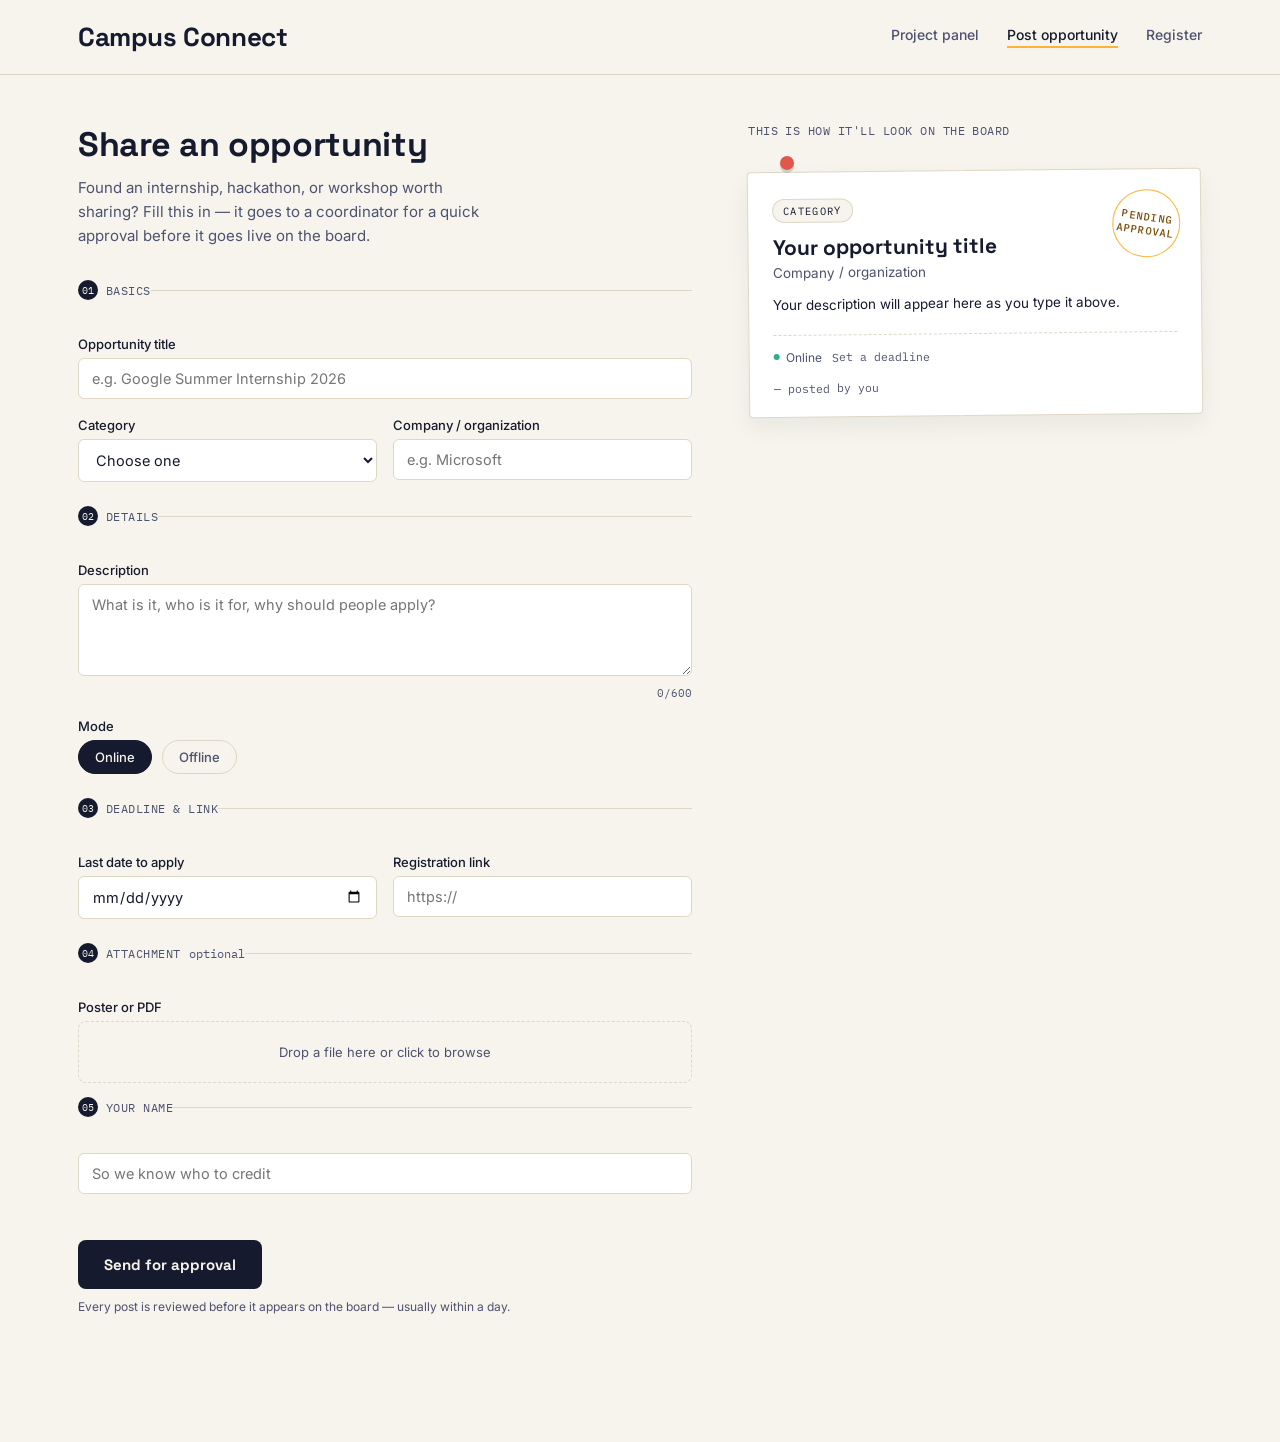
<file: index.html>
<!DOCTYPE html>
<html lang="en">
<head>
<meta charset="UTF-8">
<meta name="viewport" content="width=device-width, initial-scale=1.0">
<title>Post an opportunity — Campus Connect</title>
<link rel="preconnect" href="https://fonts.googleapis.com">
<link rel="preconnect" href="https://fonts.gstatic.com" crossorigin>
<link href="https://fonts.googleapis.com/css2?family=Space+Grotesk:wght@500;700&family=Inter:wght@400;500;600&family=IBM+Plex+Mono:wght@500&display=swap" rel="stylesheet">
<link rel="stylesheet" href="style.css">
</head>
<body>

<header class="topbar">
  <div class="topbar-inner">
    <a class="brand" href="project-panel.html">Campus Connect</a>
    <nav class="nav-links">
      <a href="project-panel.html">Project panel</a>
      <a href="index.html" class="active">Post opportunity</a>
      <a href="register.html">Register</a>
    </nav>
  </div>
</header>

<main class="layout">

  <!-- ============ LEFT: THE INTAKE FORM ============ -->
  <section class="intake" aria-labelledby="intake-heading">
    <h1 id="intake-heading">Share an opportunity</h1>
    <p class="lede">Found an internship, hackathon, or workshop worth sharing? Fill this in — it goes to a coordinator for a quick approval before it goes live on the board.</p>

    <form id="postForm" novalidate>

      <fieldset class="group">
        <legend><span class="step">01</span> Basics</legend>

        <label for="title">Opportunity title</label>
        <input type="text" id="title" name="title" maxlength="150" placeholder="e.g. Google Summer Internship 2026" required>

        <div class="row-2">
          <div>
            <label for="category">Category</label>
            <select id="category" name="category" required>
              <option value="" disabled selected>Choose one</option>
              <option>Internship</option>
              <option>Hackathon</option>
              <option>Coding Competition</option>
              <option>Workshop</option>
              <option>Webinar</option>
              <option>Certification</option>
              <option>Placement Drive</option>
              <option>Campus Event</option>
            </select>
          </div>
          <div>
            <label for="company">Company / organization</label>
            <input type="text" id="company" name="company" maxlength="150" placeholder="e.g. Microsoft" required>
          </div>
        </div>
      </fieldset>

      <fieldset class="group">
        <legend><span class="step">02</span> Details</legend>

        <label for="description">Description</label>
        <textarea id="description" name="description" rows="4" maxlength="600" placeholder="What is it, who is it for, why should people apply?" required></textarea>
        <span class="hint"><span id="charCount">0</span>/600</span>

        <label for="location">Mode</label>
        <div class="pillgroup" role="radiogroup" aria-labelledby="location">
          <input type="radio" id="loc-online" name="location" value="Online" checked>
          <label class="pill" for="loc-online">Online</label>
          <input type="radio" id="loc-offline" name="location" value="Offline">
          <label class="pill" for="loc-offline">Offline</label>
        </div>
      </fieldset>

      <fieldset class="group">
        <legend><span class="step">03</span> Deadline &amp; link</legend>

        <div class="row-2">
          <div>
            <label for="lastDate">Last date to apply</label>
            <input type="date" id="lastDate" name="last_date" required>
          </div>
          <div>
            <label for="regLink">Registration link</label>
            <input type="url" id="regLink" name="registration_link" placeholder="https://" required>
          </div>
        </div>
      </fieldset>

      <fieldset class="group">
        <legend><span class="step">04</span> Attachment <span class="optional">optional</span></legend>

        <label for="poster">Poster or PDF</label>
        <div class="filedrop" id="filedrop">
          <input type="file" id="poster" name="poster" accept="image/*,.pdf">
          <span id="fileLabel">Drop a file here or click to browse</span>
        </div>
      </fieldset>

      <fieldset class="group">
        <legend><span class="step">05</span> Your name</legend>
        <input type="text" id="postedBy" name="posted_by" maxlength="100" placeholder="So we know who to credit" required>
        <input type="hidden" id="postedByRole" name="posted_by_role" value="student">
      </fieldset>

      <button type="submit" class="submit-btn" id="submitBtn">
        <span>Send for approval</span>
      </button>
      <p class="form-footnote">Every post is reviewed before it appears on the board — usually within a day.</p>
      <div id="formMessage" class="form-message" role="status" aria-live="polite"></div>
    </form>
  </section>

  <!-- ============ RIGHT: LIVE PINNED PREVIEW ============ -->
  <aside class="preview-rail" aria-label="Live preview of your post">
    <p class="rail-caption">This is how it'll look on the board</p>

    <div class="card-wrap">
      <div class="pin" aria-hidden="true"></div>
      <article class="notice-card" id="previewCard">
        <div class="stamp" id="stamp">Pending<br>approval</div>

        <span class="chip category-chip" id="pCategory">Category</span>
        <h2 id="pTitle">Your opportunity title</h2>
        <p class="p-company" id="pCompany">Company / organization</p>
        <p class="p-desc" id="pDesc">Your description will appear here as you type it above.</p>

        <div class="meta-row">
          <span class="meta-item" id="pLocation"><i class="dot"></i>Online</span>
          <span class="meta-item mono" id="pDeadline">Set a deadline</span>
        </div>

        <div class="card-footer">
          <span class="mono" id="pPostedBy">— posted by you</span>
        </div>
      </article>
    </div>
  </aside>

</main>

<script src="script.js"></script>
</body>
</html>
</file>
<file: style.css>
:root {
  --ink: #151a2e;
  --ink-soft: #4c5270;
  --paper: #f6f4ec;
  --card: #ffffff;
  --line: #ddd7c6;
  --amber: #ffb238;
  --amber-ink: #7a4a00;
  --teal: #2fae8b;
  --coral: #e2574c;
  --font-display: 'Space Grotesk', sans-serif;
  --font-body: 'Inter', sans-serif;
  --font-mono: 'IBM Plex Mono', monospace;
}

* { box-sizing: border-box; }

body {
  margin: 0;
  background: var(--paper);
  color: var(--ink);
  font-family: var(--font-body);
  -webkit-font-smoothing: antialiased;
}

/* ---------- Topbar ---------- */
.topbar {
  border-bottom: 1px solid var(--line);
  background: var(--paper);
  position: sticky;
  top: 0;
  z-index: 10;
}
.topbar-inner {
  max-width: 1180px;
  margin: 0 auto;
  padding: 20px 28px;
  display: flex;
  align-items: center;
  justify-content: space-between;
  gap: 24px;
}
.brand {
  font-family: var(--font-display);
  font-weight: 700;
  font-size: 26px;
  letter-spacing: -0.015em;
  color: var(--ink);
  text-decoration: none;
}
.nav-links {
  display: flex;
  align-items: center;
  gap: 28px;
}
.nav-links a {
  font-family: var(--font-body);
  font-size: 14px;
  font-weight: 500;
  color: var(--ink-soft);
  text-decoration: none;
  padding-bottom: 3px;
  border-bottom: 2px solid transparent;
  transition: color 0.15s ease, border-color 0.15s ease;
}
.nav-links a:hover { color: var(--ink); }
.nav-links a.active {
  color: var(--ink);
  border-bottom-color: var(--amber);
}
@media (max-width: 620px) {
  .topbar-inner { flex-direction: column; align-items: flex-start; gap: 12px; }
  .nav-links { gap: 18px; flex-wrap: wrap; }
}

/* ---------- Layout ---------- */
.layout {
  max-width: 1180px;
  margin: 0 auto;
  padding: 48px 28px 96px;
  display: grid;
  grid-template-columns: 1.15fr 0.85fr;
  gap: 56px;
  align-items: start;
}

@media (max-width: 860px) {
  .layout { grid-template-columns: 1fr; gap: 40px; }
  .preview-rail { order: -1; }
}

/* ---------- Intake form ---------- */
.intake h1 {
  font-family: var(--font-display);
  font-size: 34px;
  font-weight: 700;
  margin: 0 0 10px;
  letter-spacing: -0.01em;
}
.lede {
  color: var(--ink-soft);
  font-size: 15px;
  line-height: 1.6;
  max-width: 46ch;
  margin: 0 0 32px;
}

.group {
  border: none;
  border-top: 1px solid var(--line);
  padding: 22px 0 6px;
  margin: 0;
}
.group legend {
  font-family: var(--font-mono);
  font-size: 12px;
  color: var(--ink-soft);
  padding: 0;
  margin-bottom: 14px;
  display: flex;
  align-items: center;
  gap: 8px;
  text-transform: uppercase;
  letter-spacing: 0.04em;
}
.step {
  display: inline-flex;
  align-items: center;
  justify-content: center;
  width: 20px;
  height: 20px;
  border-radius: 50%;
  background: var(--ink);
  color: var(--paper);
  font-size: 10px;
}
.optional {
  font-style: normal;
  color: var(--ink-soft);
  text-transform: none;
  letter-spacing: 0;
}

label {
  display: block;
  font-size: 13px;
  font-weight: 500;
  margin-bottom: 6px;
}

input[type="text"],
input[type="url"],
input[type="date"],
select,
textarea {
  width: 100%;
  font-family: var(--font-body);
  font-size: 14.5px;
  color: var(--ink);
  background: var(--card);
  border: 1px solid var(--line);
  border-radius: 6px;
  padding: 11px 13px;
  margin-bottom: 18px;
  transition: border-color 0.15s ease;
}
input:focus, select:focus, textarea:focus {
  outline: none;
  border-color: var(--ink);
}
textarea { resize: vertical; min-height: 90px; }

.hint {
  display: block;
  font-family: var(--font-mono);
  font-size: 11px;
  color: var(--ink-soft);
  margin-top: -12px;
  margin-bottom: 18px;
  text-align: right;
}

.row-2 {
  display: grid;
  grid-template-columns: 1fr 1fr;
  gap: 16px;
}
@media (max-width: 520px) {
  .row-2 { grid-template-columns: 1fr; }
}

.pillgroup { display: flex; gap: 10px; margin-bottom: 18px; }
.pillgroup input { position: absolute; opacity: 0; pointer-events: none; }
.pill {
  font-size: 13px;
  padding: 8px 16px;
  border: 1px solid var(--line);
  border-radius: 999px;
  cursor: pointer;
  margin: 0;
  color: var(--ink-soft);
}
.pillgroup input:checked + .pill {
  background: var(--ink);
  border-color: var(--ink);
  color: var(--paper);
}

.filedrop {
  border: 1.5px dashed var(--line);
  border-radius: 8px;
  padding: 22px 16px;
  text-align: center;
  font-size: 13px;
  color: var(--ink-soft);
  margin-bottom: 8px;
  position: relative;
  cursor: pointer;
  transition: border-color 0.15s ease, background 0.15s ease;
}
.filedrop.drag { border-color: var(--amber); background: #fff8ea; }
.filedrop input {
  position: absolute;
  inset: 0;
  opacity: 0;
  cursor: pointer;
}

.submit-btn {
  font-family: var(--font-display);
  font-weight: 700;
  font-size: 15px;
  color: var(--paper);
  background: var(--ink);
  border: none;
  border-radius: 8px;
  padding: 15px 26px;
  cursor: pointer;
  margin-top: 22px;
  transition: transform 0.12s ease, background 0.15s ease;
}
.submit-btn:hover { background: #262c48; }
.submit-btn:active { transform: scale(0.98); }

.form-footnote {
  font-size: 12px;
  color: var(--ink-soft);
  margin: 10px 0 0;
}

.form-message {
  font-family: var(--font-mono);
  font-size: 13px;
  margin-top: 14px;
  min-height: 18px;
}
.form-message.ok { color: var(--teal); }
.form-message.err { color: var(--coral); }

/* ---------- Preview rail ---------- */
.preview-rail { position: sticky; top: 28px; }
.rail-caption {
  font-family: var(--font-mono);
  font-size: 12px;
  color: var(--ink-soft);
  text-transform: uppercase;
  letter-spacing: 0.04em;
  margin: 0 0 18px;
}

.card-wrap { position: relative; padding-top: 14px; }

.pin {
  position: absolute;
  top: 0;
  left: 32px;
  width: 14px;
  height: 14px;
  border-radius: 50%;
  background: var(--coral);
  box-shadow: 0 3px 0 rgba(21,26,46,0.15);
  z-index: 2;
}

.notice-card {
  position: relative;
  background: var(--card);
  border: 1px solid var(--line);
  border-radius: 4px;
  padding: 26px 24px 20px;
  transform: rotate(-0.6deg);
  box-shadow: 0 10px 24px rgba(21,26,46,0.06);
}

.stamp {
  position: absolute;
  top: 20px;
  right: 20px;
  font-family: var(--font-mono);
  font-size: 10.5px;
  font-weight: 500;
  line-height: 1.35;
  text-align: center;
  text-transform: uppercase;
  letter-spacing: 0.03em;
  color: var(--amber-ink);
  border: 1.5px solid var(--amber);
  border-radius: 50%;
  width: 68px;
  height: 68px;
  display: flex;
  align-items: center;
  justify-content: center;
  transform: rotate(9deg);
  transition: transform 0.25s ease, color 0.2s ease, border-color 0.2s ease;
}
.stamp.sent {
  color: var(--teal);
  border-color: var(--teal);
  transform: rotate(9deg) scale(1.06);
}

.chip.category-chip {
  display: inline-block;
  font-family: var(--font-mono);
  font-size: 10.5px;
  text-transform: uppercase;
  letter-spacing: 0.03em;
  background: var(--paper);
  border: 1px solid var(--line);
  border-radius: 999px;
  padding: 4px 10px;
  margin-bottom: 12px;
}

.notice-card h2 {
  font-family: var(--font-display);
  font-size: 21px;
  font-weight: 700;
  line-height: 1.25;
  margin: 0 0 4px;
  padding-right: 60px;
}
.p-company {
  font-size: 13.5px;
  color: var(--ink-soft);
  margin: 0 0 14px;
}
.p-desc {
  font-size: 13.5px;
  line-height: 1.6;
  color: var(--ink);
  margin: 0 0 18px;
}

.meta-row {
  display: flex;
  flex-wrap: wrap;
  gap: 10px;
  border-top: 1px dashed var(--line);
  padding-top: 14px;
  margin-bottom: 6px;
}
.meta-item {
  font-size: 12px;
  color: var(--ink-soft);
  display: inline-flex;
  align-items: center;
  gap: 6px;
}
.meta-item.mono { font-family: var(--font-mono); }
.dot {
  width: 6px;
  height: 6px;
  border-radius: 50%;
  background: var(--teal);
  display: inline-block;
}

.card-footer {
  margin-top: 12px;
}
.mono { font-family: var(--font-mono); font-size: 11.5px; color: var(--ink-soft); }

#pDeadline.urgent { color: var(--coral); font-weight: 500; }

/* ============================================================
   Auth pages — register.html
   ============================================================ */
.auth-wrap {
  max-width: 480px;
  margin: 0 auto;
  padding: 64px 28px 96px;
}
.auth-wrap h1 {
  font-family: var(--font-display);
  font-size: 30px;
  font-weight: 700;
  margin: 0 0 8px;
  letter-spacing: -0.01em;
}
.auth-wrap .lede { margin-bottom: 30px; }

.role-toggle {
  display: grid;
  grid-template-columns: 1fr 1fr;
  gap: 10px;
  margin-bottom: 26px;
}
.role-toggle input { position: absolute; opacity: 0; pointer-events: none; }
.role-card {
  display: block;
  border: 1px solid var(--line);
  border-radius: 8px;
  padding: 14px 16px;
  cursor: pointer;
  text-align: center;
}
.role-card .role-name {
  display: block;
  font-family: var(--font-display);
  font-weight: 700;
  font-size: 14.5px;
  margin-bottom: 2px;
}
.role-card .role-sub {
  display: block;
  font-size: 11.5px;
  color: var(--ink-soft);
}
.role-toggle input:checked + .role-card {
  border-color: var(--ink);
  background: var(--ink);
}
.role-toggle input:checked + .role-card .role-name,
.role-toggle input:checked + .role-card .role-sub {
  color: var(--paper);
}

.field-note {
  font-size: 11.5px;
  color: var(--ink-soft);
  margin: -12px 0 18px;
}
.password-row { position: relative; }
.password-row input { padding-right: 44px; }
.toggle-pass {
  position: absolute;
  right: 12px;
  top: 11px;
  background: none;
  border: none;
  font-family: var(--font-mono);
  font-size: 11px;
  color: var(--ink-soft);
  cursor: pointer;
  padding: 0;
}

.match-hint {
  display: block;
  font-family: var(--font-mono);
  font-size: 11px;
  margin: -12px 0 18px;
}
.match-hint.ok { color: var(--teal); }
.match-hint.bad { color: var(--coral); }

.auth-footnote {
  font-size: 13px;
  color: var(--ink-soft);
  margin-top: 18px;
  text-align: center;
}
.auth-footnote a { color: var(--ink); }

/* ============================================================
   Project panel — project-panel.html
   ============================================================ */
.panel-wrap {
  max-width: 1180px;
  margin: 0 auto;
  padding: 48px 28px 96px;
}
.panel-head {
  display: flex;
  justify-content: space-between;
  align-items: flex-end;
  gap: 24px;
  flex-wrap: wrap;
  margin-bottom: 30px;
}
.panel-head h1 {
  font-family: var(--font-display);
  font-size: 32px;
  font-weight: 700;
  margin: 0 0 6px;
  letter-spacing: -0.01em;
}
.panel-head p { margin: 0; color: var(--ink-soft); font-size: 14px; max-width: 46ch; }

.panel-cta {
  display: inline-flex;
  align-items: center;
  gap: 8px;
  font-family: var(--font-display);
  font-weight: 700;
  font-size: 14px;
  color: var(--paper);
  background: var(--ink);
  border-radius: 8px;
  padding: 12px 20px;
  text-decoration: none;
  white-space: nowrap;
}
.panel-cta:hover { background: #262c48; }

.panel-toolbar {
  display: flex;
  gap: 12px;
  flex-wrap: wrap;
  margin-bottom: 26px;
}
.panel-toolbar input, .panel-toolbar select {
  font-family: var(--font-body);
  font-size: 13.5px;
  border: 1px solid var(--line);
  border-radius: 6px;
  padding: 10px 12px;
  background: var(--card);
}
.panel-toolbar input { flex: 1; min-width: 180px; }

.panel-grid {
  display: grid;
  grid-template-columns: repeat(auto-fill, minmax(280px, 1fr));
  gap: 22px;
}

.opp-card {
  background: var(--card);
  border: 1px solid var(--line);
  border-radius: 10px;
  padding: 20px;
  display: flex;
  flex-direction: column;
}
.opp-card .chip.category-chip { margin-bottom: 10px; }
.opp-card h3 {
  font-family: var(--font-display);
  font-size: 17px;
  font-weight: 700;
  margin: 0 0 4px;
  line-height: 1.3;
}
.opp-card .opp-company { font-size: 13px; color: var(--ink-soft); margin: 0 0 10px; }
.opp-card .opp-desc {
  font-size: 13px;
  line-height: 1.6;
  color: var(--ink);
  margin: 0 0 14px;
  flex-grow: 1;
}
.opp-card .opp-meta {
  display: flex;
  justify-content: space-between;
  font-family: var(--font-mono);
  font-size: 11px;
  color: var(--ink-soft);
  border-top: 1px dashed var(--line);
  padding-top: 12px;
  margin-bottom: 14px;
}
.opp-card .opp-actions {
  display: flex;
  gap: 8px;
}
.opp-card .apply-btn {
  flex: 1;
  text-align: center;
  font-size: 13px;
  font-weight: 500;
  padding: 9px 12px;
  border-radius: 6px;
  background: var(--ink);
  color: var(--paper);
  text-decoration: none;
}
.share-btn {
  width: 36px;
  height: 36px;
  display: inline-flex;
  align-items: center;
  justify-content: center;
  border-radius: 6px;
  border: 1px solid var(--line);
  background: var(--card);
  cursor: pointer;
  color: var(--ink);
  flex-shrink: 0;
}
.share-btn:hover { border-color: var(--ink); }
.share-btn svg { width: 16px; height: 16px; }

.panel-empty {
  text-align: center;
  padding: 60px 20px;
  color: var(--ink-soft);
  font-size: 14px;
}

.toast {
  position: fixed;
  bottom: 24px;
  left: 50%;
  transform: translateX(-50%) translateY(0);
  background: var(--ink);
  color: var(--paper);
  font-family: var(--font-mono);
  font-size: 12.5px;
  padding: 10px 18px;
  border-radius: 999px;
  opacity: 0;
  pointer-events: none;
  transition: opacity 0.2s ease, transform 0.2s ease;
}
.toast.show {
  opacity: 1;
  transform: translateX(-50%) translateY(-8px);
}
</file>
